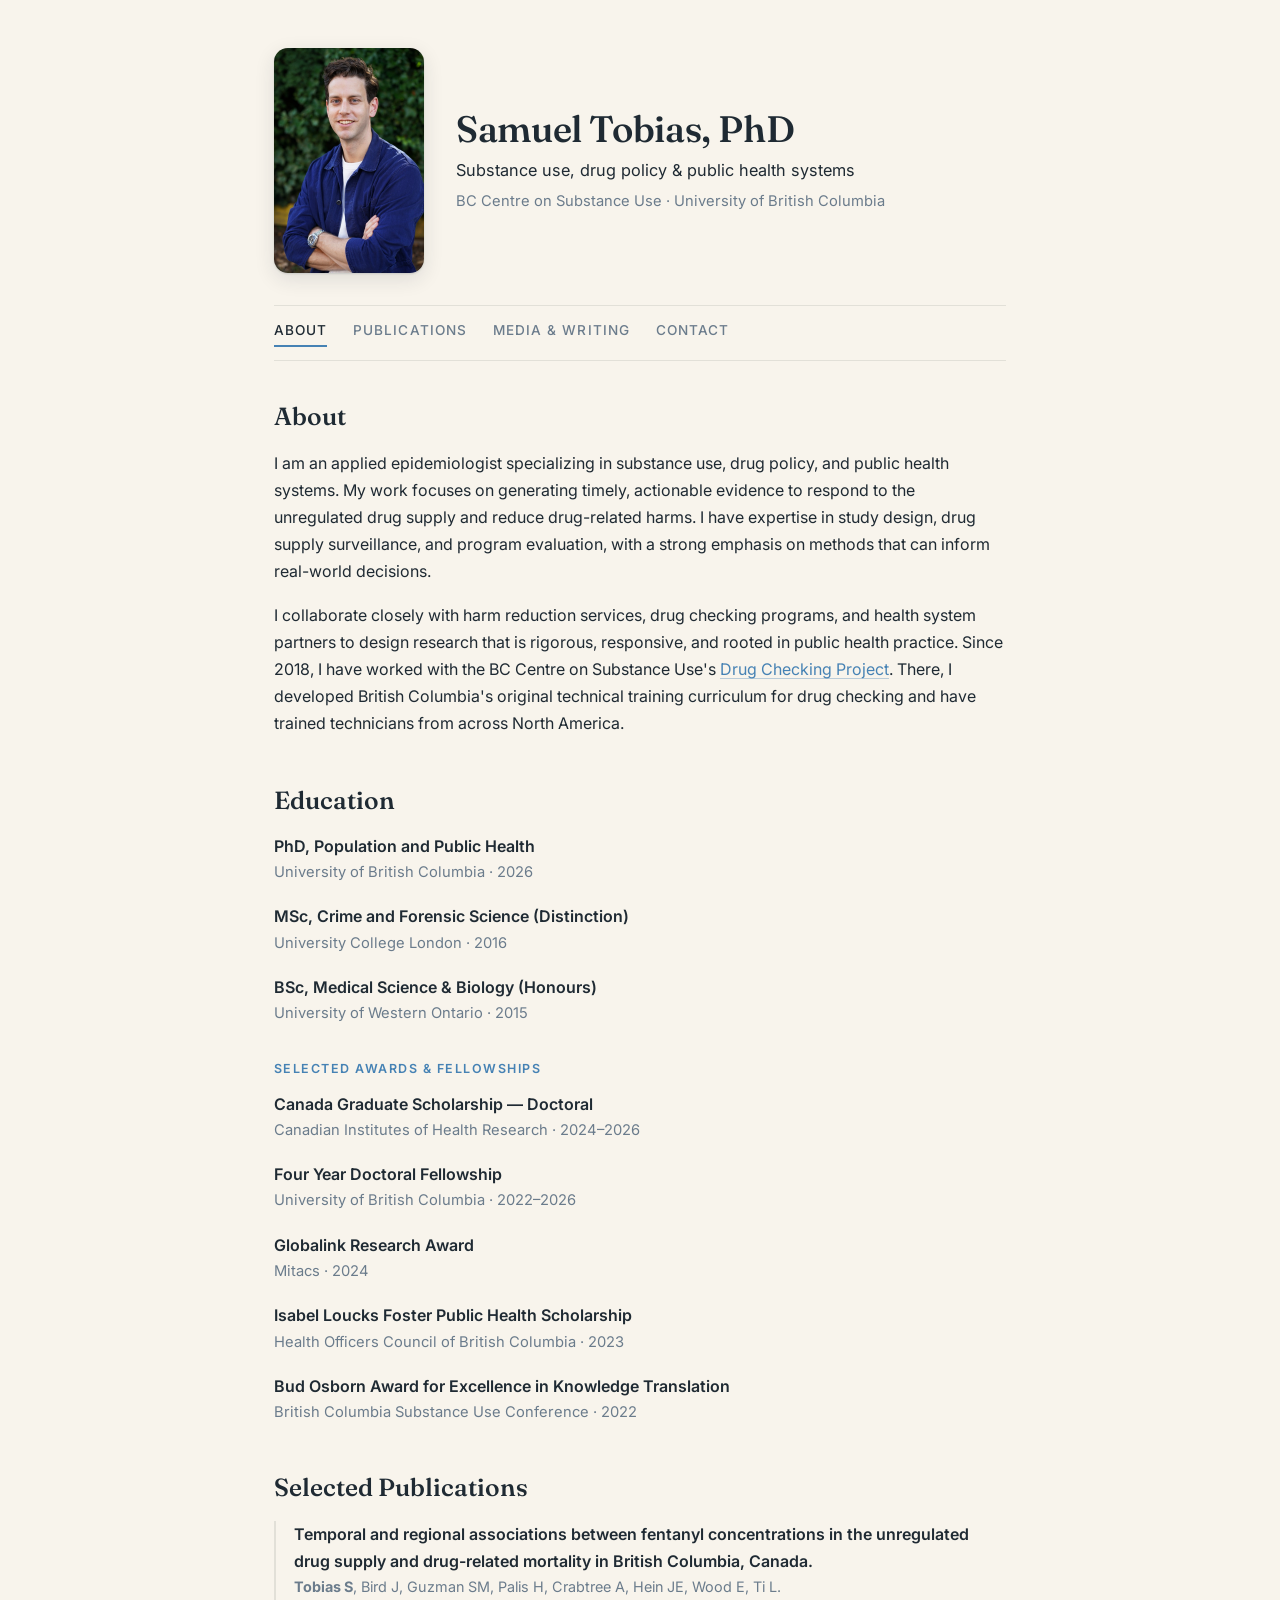
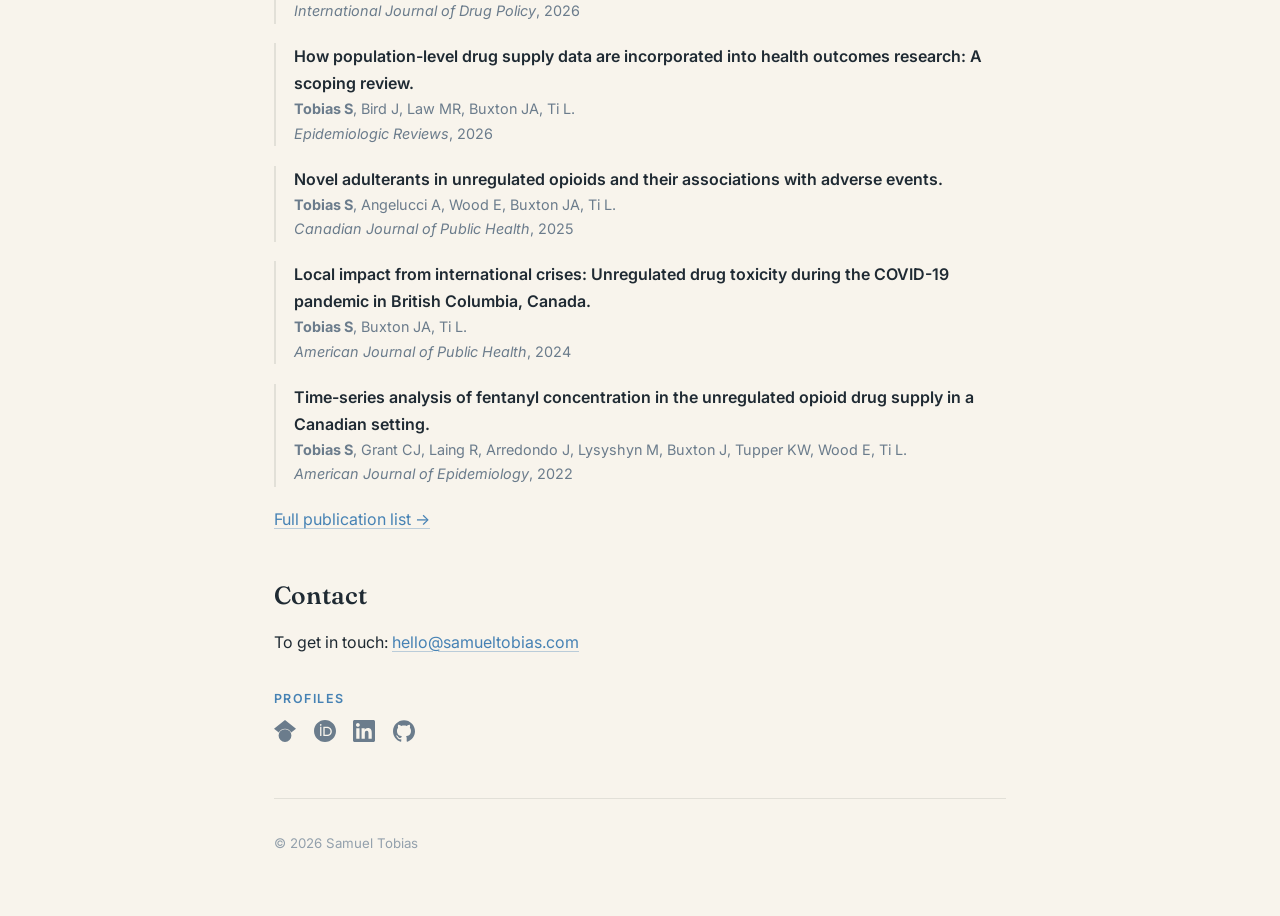
<file: index.html>
<!DOCTYPE html>
<html lang="en">
<head>
  <meta charset="UTF-8">
  <meta name="viewport" content="width=device-width, initial-scale=1.0">
  <title>Samuel Tobias, PhD</title>
  <meta name="description" content="Samuel Tobias is an applied epidemiologist specializing in substance use, drug policy, and public health systems. PhD, University of British Columbia.">
  <link rel="canonical" href="https://samueltobias.com/">
  <link rel="icon" href="assets/favicon.svg" type="image/svg+xml">
  <link rel="alternate icon" href="assets/favicon-32.png" type="image/png">
  <link rel="apple-touch-icon" href="assets/apple-touch-icon.png">
  <meta property="og:type" content="profile">
  <meta property="og:title" content="Samuel Tobias, PhD">
  <meta property="og:description" content="Applied epidemiologist specializing in substance use, drug policy, and public health systems. BC Centre on Substance Use · University of British Columbia.">
  <meta property="og:url" content="https://samueltobias.com/">
  <meta property="og:image" content="https://samueltobias.com/assets/headshot.jpg">
  <meta property="og:site_name" content="Samuel Tobias, PhD">
  <meta name="twitter:card" content="summary">
  <meta name="twitter:title" content="Samuel Tobias, PhD">
  <meta name="twitter:description" content="Applied epidemiologist specializing in substance use, drug policy, and public health systems.">
  <meta name="twitter:image" content="https://samueltobias.com/assets/headshot.jpg">
  <link rel="preconnect" href="https://fonts.googleapis.com">
  <link rel="preconnect" href="https://fonts.gstatic.com" crossorigin>
  <link href="https://fonts.googleapis.com/css2?family=Fraunces:opsz,wght@9..144,400..600&family=Inter:wght@400;500;600&display=swap" rel="stylesheet">
  <link rel="stylesheet" href="styles.css">
  <script type="application/ld+json">
  {
    "@context": "https://schema.org",
    "@type": "Person",
    "name": "Samuel Tobias",
    "honorificSuffix": "PhD",
    "jobTitle": "Applied Epidemiologist",
    "description": "Applied epidemiologist specializing in substance use, drug policy, and public health systems.",
    "url": "https://samueltobias.com/",
    "image": "https://samueltobias.com/assets/headshot.jpg",
    "email": "mailto:hello@samueltobias.com",
    "affiliation": [
      {
        "@type": "Organization",
        "name": "BC Centre on Substance Use",
        "url": "https://www.bccsu.ca/"
      },
      {
        "@type": "CollegeOrUniversity",
        "name": "University of British Columbia",
        "url": "https://www.ubc.ca/"
      }
    ],
    "alumniOf": [
      {
        "@type": "CollegeOrUniversity",
        "name": "University of British Columbia"
      },
      {
        "@type": "CollegeOrUniversity",
        "name": "University College London"
      },
      {
        "@type": "CollegeOrUniversity",
        "name": "University of Western Ontario"
      }
    ],
    "knowsAbout": ["Epidemiology", "Substance use", "Drug policy", "Drug checking", "Harm reduction", "Public health"],
    "sameAs": [
      "https://orcid.org/0000-0001-6051-8950",
      "https://scholar.google.ca/citations?user=yo8F4O8AAAAJ",
      "https://www.linkedin.com/in/samueltobias/",
      "https://github.com/Samuel-Tobias",
      "https://www.researchgate.net/profile/Samuel-Tobias-3",
      "https://theconversation.com/profiles/samuel-tobias-1250185"
    ]
  }
  </script>
</head>
<body>
  <header class="site-header">
    <img class="portrait" src="assets/headshot.jpg" alt="Portrait of Samuel Tobias">
    <div>
      <h1>Samuel Tobias, PhD</h1>
      <p class="tagline">Substance use, drug policy &amp; public health systems</p>
      <p class="affiliation">BC Centre on Substance Use · University of British Columbia</p>
    </div>
  </header>

  <nav>
    <a href="index.html" class="active">About</a>
    <a href="publications.html">Publications</a>
    <a href="media.html">Media &amp; Writing</a>
    <a href="#contact">Contact</a>
  </nav>

  <main>
    <section id="about">
      <h2>About</h2>
      <p>
        I am an applied epidemiologist specializing in substance use, drug policy, and public
        health systems. My work focuses on generating timely, actionable evidence to respond to
        the unregulated drug supply and reduce drug-related harms. I have expertise in study
        design, drug supply surveillance, and program evaluation, with a strong emphasis on
        methods that can inform real-world decisions.
      </p>
      <p>
        I collaborate closely with harm reduction services, drug checking programs, and health
        system partners to design research that is rigorous, responsive, and rooted in public
        health practice. Since 2018, I have worked with the BC Centre on Substance Use's
        <a href="https://drugcheckingbc.ca/">Drug Checking Project</a>. There, I developed
        British Columbia's original technical training curriculum for drug checking and have
        trained technicians from across North America.
      </p>
    </section>

    <section id="education">
      <h2>Education</h2>
      <div class="entry">
        <div class="title">PhD, Population and Public Health</div>
        <div class="detail">University of British Columbia · 2026</div>
      </div>
      <div class="entry">
        <div class="title">MSc, Crime and Forensic Science (Distinction)</div>
        <div class="detail">University College London · 2016</div>
      </div>
      <div class="entry">
        <div class="title">BSc, Medical Science &amp; Biology (Honours)</div>
        <div class="detail">University of Western Ontario · 2015</div>
      </div>

      <p class="kicker">Selected Awards &amp; Fellowships</p>
      <div class="entry">
        <div class="title">Canada Graduate Scholarship — Doctoral</div>
        <div class="detail">Canadian Institutes of Health Research · 2024–2026</div>
      </div>
      <div class="entry">
        <div class="title">Four Year Doctoral Fellowship</div>
        <div class="detail">University of British Columbia · 2022–2026</div>
      </div>
      <div class="entry">
        <div class="title">Globalink Research Award</div>
        <div class="detail">Mitacs · 2024</div>
      </div>
      <div class="entry">
        <div class="title">Isabel Loucks Foster Public Health Scholarship</div>
        <div class="detail">Health Officers Council of British Columbia · 2023</div>
      </div>
      <div class="entry">
        <div class="title">Bud Osborn Award for Excellence in Knowledge Translation</div>
        <div class="detail">British Columbia Substance Use Conference · 2022</div>
      </div>
    </section>

    <section id="selected-publications">
      <h2>Selected Publications</h2>
      <ol class="pub-list">
        <li>
          <span class="pub-title"><a href="https://doi.org/10.1016/j.drugpo.2026.105200">Temporal and regional associations between fentanyl concentrations in the unregulated drug supply and drug-related mortality in British Columbia, Canada.</a></span>
          <div class="pub-authors"><strong>Tobias S</strong>, Bird J, Guzman SM, Palis H, Crabtree A, Hein JE, Wood E, Ti L.</div>
          <div class="pub-venue"><em>International Journal of Drug Policy</em>, 2026</div>
        </li>
        <li>
          <span class="pub-title"><a href="https://doi.org/10.1093/epirev/mxag010">How population-level drug supply data are incorporated into health outcomes research: A scoping review.</a></span>
          <div class="pub-authors"><strong>Tobias S</strong>, Bird J, Law MR, Buxton JA, Ti L.</div>
          <div class="pub-venue"><em>Epidemiologic Reviews</em>, 2026</div>
        </li>
        <li>
          <span class="pub-title"><a href="https://doi.org/10.17269/s41997-024-00990-7">Novel adulterants in unregulated opioids and their associations with adverse events.</a></span>
          <div class="pub-authors"><strong>Tobias S</strong>, Angelucci A, Wood E, Buxton JA, Ti L.</div>
          <div class="pub-venue"><em>Canadian Journal of Public Health</em>, 2025</div>
        </li>
        <li>
          <span class="pub-title"><a href="https://doi.org/10.2105/AJPH.2024.307673">Local impact from international crises: Unregulated drug toxicity during the COVID-19 pandemic in British Columbia, Canada.</a></span>
          <div class="pub-authors"><strong>Tobias S</strong>, Buxton JA, Ti L.</div>
          <div class="pub-venue"><em>American Journal of Public Health</em>, 2024</div>
        </li>
        <li>
          <span class="pub-title"><a href="https://doi.org/10.1093/aje/kwab129">Time-series analysis of fentanyl concentration in the unregulated opioid drug supply in a Canadian setting.</a></span>
          <div class="pub-authors"><strong>Tobias S</strong>, Grant CJ, Laing R, Arredondo J, Lysyshyn M, Buxton J, Tupper KW, Wood E, Ti L.</div>
          <div class="pub-venue"><em>American Journal of Epidemiology</em>, 2022</div>
        </li>
      </ol>
      <p><a href="publications.html">Full publication list →</a></p>
    </section>

    <section id="contact">
      <h2>Contact</h2>
      <p>To get in touch: <a href="mailto:hello@samueltobias.com">hello@samueltobias.com</a></p>

      <p class="kicker">Profiles</p>
      <ul class="profiles-row">
        <li>
          <a href="https://scholar.google.ca/citations?hl=en&amp;user=yo8F4O8AAAAJ" aria-label="Google Scholar" title="Google Scholar">
            <svg viewBox="0 0 24 24" xmlns="http://www.w3.org/2000/svg" role="img"><path d="M5.242 13.769 0 9.5 12 0l12 9.5-5.242 4.269C17.548 11.249 14.978 9.5 12 9.5c-2.977 0-5.548 1.749-6.758 4.269zM12 10a7 7 0 1 0 0 14 7 7 0 0 0 0-14z"/></svg>
          </a>
        </li>
        <li>
          <a href="https://orcid.org/0000-0001-6051-8950" aria-label="ORCID" title="ORCID">
            <svg viewBox="0 0 24 24" xmlns="http://www.w3.org/2000/svg" role="img"><path d="M12 0C5.372 0 0 5.372 0 12s5.372 12 12 12 12-5.372 12-12S18.628 0 12 0zM7.369 4.378c.525 0 .947.431.947.947s-.422.947-.947.947a.95.95 0 0 1-.947-.947c0-.525.422-.947.947-.947zm-.722 3.038h1.444v10.041H6.647V7.416zm3.562 0h3.9c3.712 0 5.344 2.653 5.344 5.025 0 2.578-2.016 5.025-5.325 5.025h-3.919V7.416zm1.444 1.303v7.444h2.297c3.272 0 4.022-2.484 4.022-3.722 0-2.016-1.284-3.722-4.097-3.722h-2.222z"/></svg>
          </a>
        </li>
        <li>
          <a href="https://www.linkedin.com/in/samueltobias/" aria-label="LinkedIn" title="LinkedIn">
            <svg viewBox="0 0 24 24" xmlns="http://www.w3.org/2000/svg" role="img"><path d="M20.447 20.452h-3.554v-5.569c0-1.328-.027-3.037-1.852-3.037-1.853 0-2.136 1.445-2.136 2.939v5.667H9.351V9h3.414v1.561h.046c.477-.9 1.637-1.85 3.37-1.85 3.601 0 4.267 2.37 4.267 5.455v6.286zM5.337 7.433c-1.144 0-2.063-.926-2.063-2.065 0-1.138.92-2.063 2.063-2.063 1.14 0 2.064.925 2.064 2.063 0 1.139-.925 2.065-2.064 2.065zm1.782 13.019H3.555V9h3.564v11.452zM22.225 0H1.771C.792 0 0 .774 0 1.729v20.542C0 23.227.792 24 1.771 24h20.451C23.2 24 24 23.227 24 22.271V1.729C24 .774 23.2 0 22.225 0z"/></svg>
          </a>
        </li>
        <li>
          <a href="https://github.com/Samuel-Tobias" aria-label="GitHub" title="GitHub">
            <svg viewBox="0 0 24 24" xmlns="http://www.w3.org/2000/svg" role="img"><path d="M12 .297c-6.63 0-12 5.373-12 12 0 5.303 3.438 9.8 8.205 11.385.6.113.82-.258.82-.577 0-.285-.01-1.04-.015-2.04-3.338.724-4.042-1.61-4.042-1.61C4.422 18.07 3.633 17.7 3.633 17.7c-1.087-.744.084-.729.084-.729 1.205.084 1.838 1.236 1.838 1.236 1.07 1.835 2.809 1.305 3.495.998.108-.776.417-1.305.76-1.605-2.665-.3-5.466-1.332-5.466-5.93 0-1.31.465-2.38 1.235-3.22-.135-.303-.54-1.523.105-3.176 0 0 1.005-.322 3.3 1.23.96-.267 1.98-.399 3-.405 1.02.006 2.04.138 3 .405 2.28-1.552 3.285-1.23 3.285-1.23.645 1.653.24 2.873.12 3.176.765.84 1.23 1.91 1.23 3.22 0 4.61-2.805 5.625-5.475 5.92.42.36.81 1.096.81 2.22 0 1.606-.015 2.896-.015 3.286 0 .315.21.69.825.57C20.565 22.092 24 17.592 24 12.297c0-6.627-5.373-12-12-12"/></svg>
          </a>
        </li>
      </ul>
    </section>
  </main>

  <footer>
    <p>&copy; 2026 Samuel Tobias</p>
  </footer>
</body>
</html>
</file>
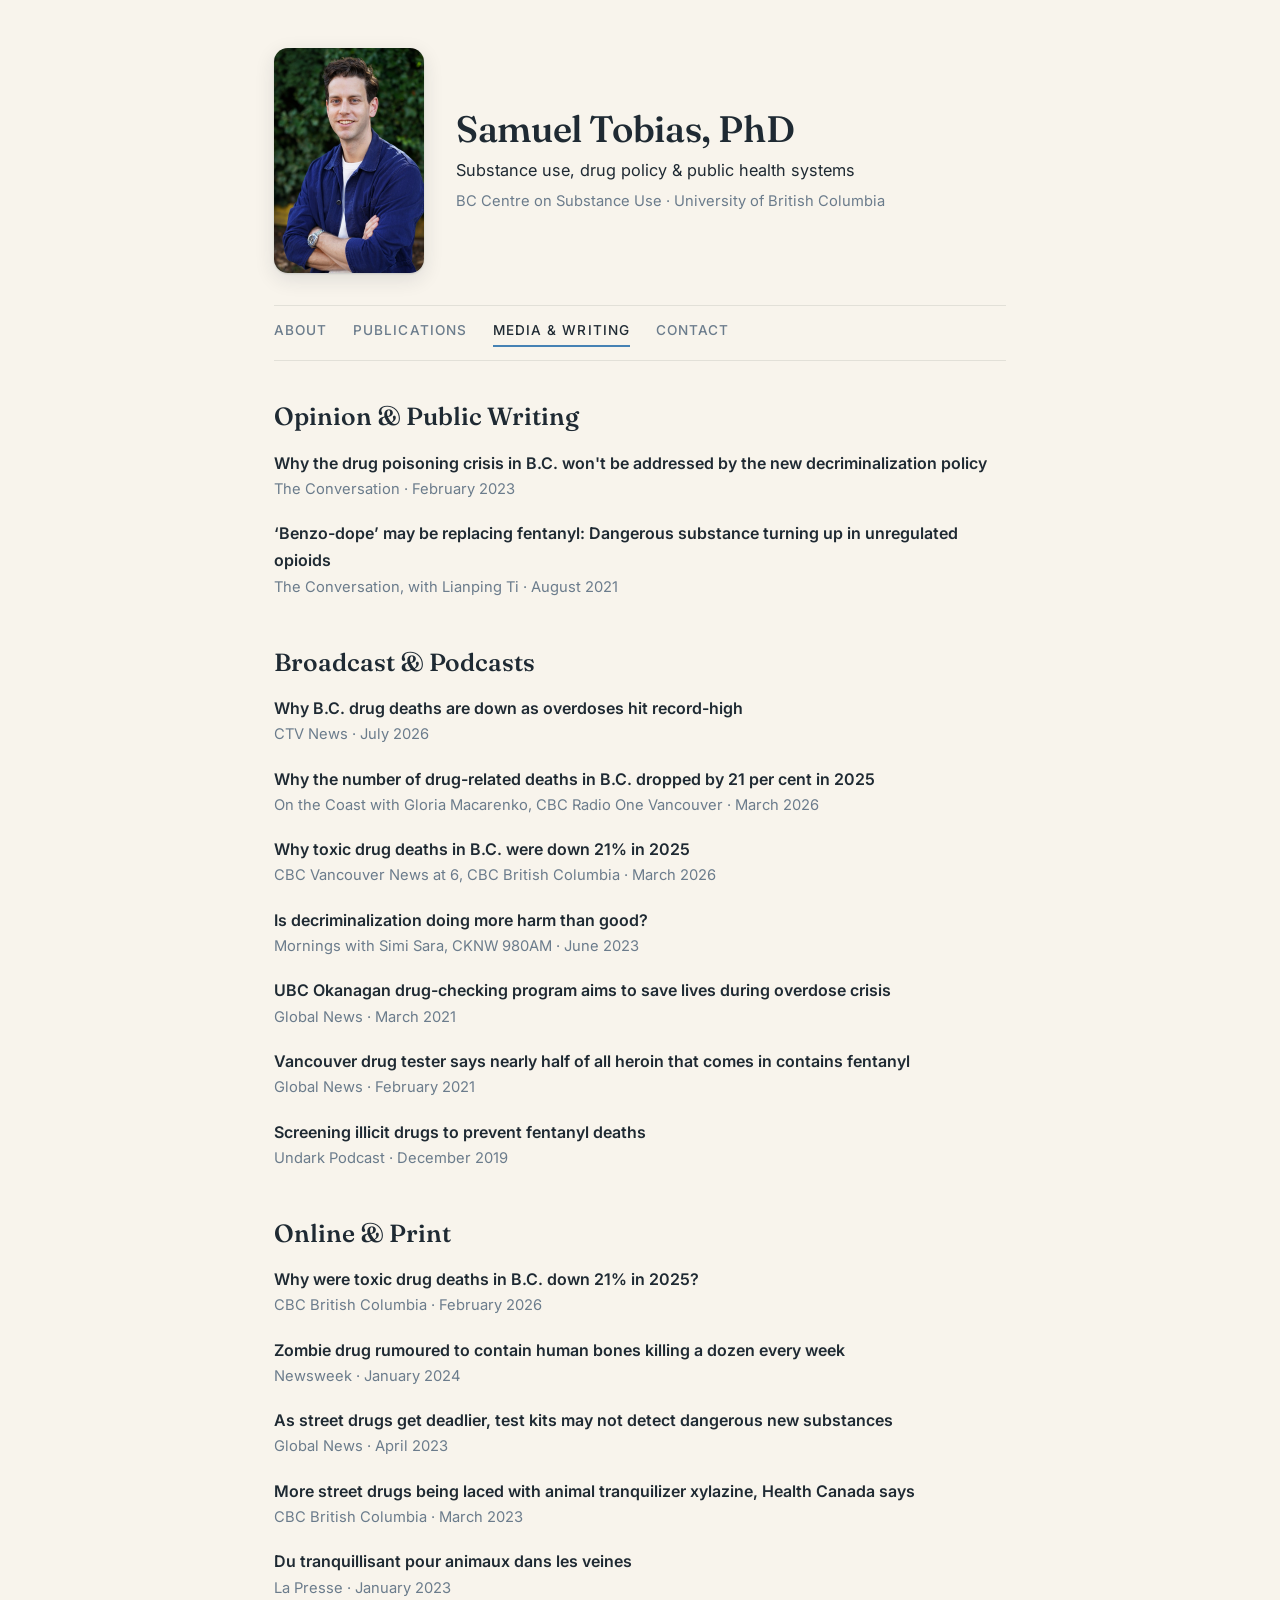
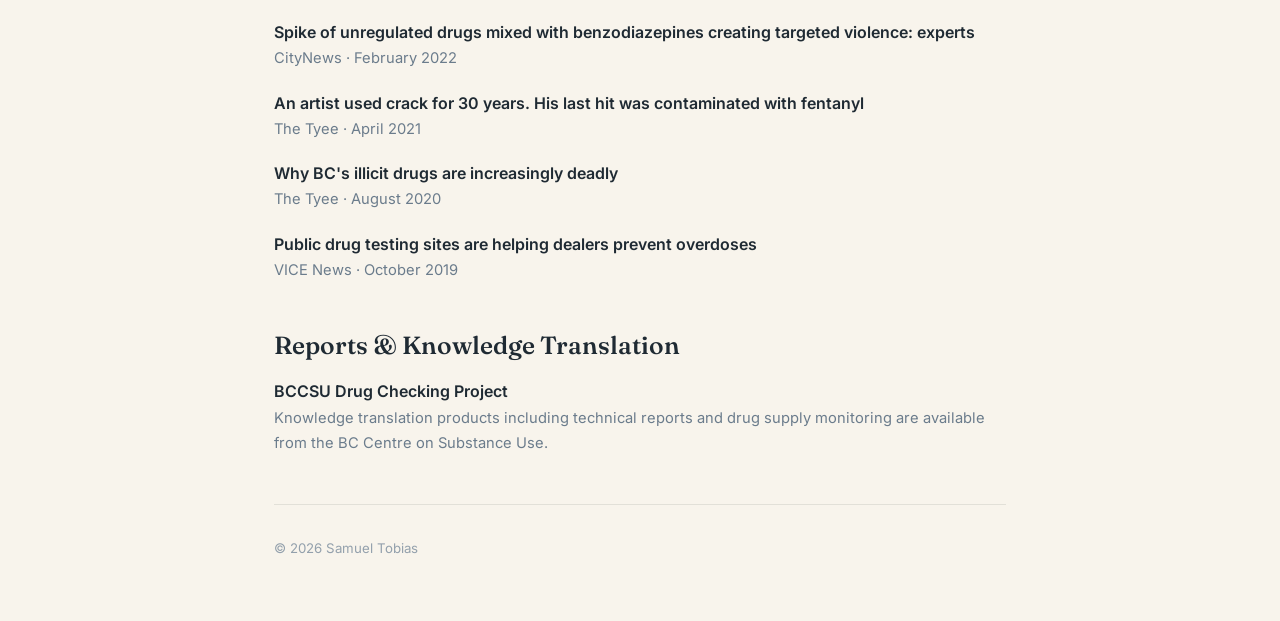
<file: media.html>
<!DOCTYPE html>
<html lang="en">
<head>
  <meta charset="UTF-8">
  <meta name="viewport" content="width=device-width, initial-scale=1.0">
  <title>Media &amp; Writing — Samuel Tobias, PhD</title>
  <meta name="description" content="Public writing, broadcast media, and press coverage featuring Samuel Tobias on drug checking and the unregulated drug supply.">
  <link rel="canonical" href="https://samueltobias.com/media.html">
  <link rel="icon" href="assets/favicon.svg" type="image/svg+xml">
  <link rel="alternate icon" href="assets/favicon-32.png" type="image/png">
  <link rel="apple-touch-icon" href="assets/apple-touch-icon.png">
  <meta property="og:type" content="website">
  <meta property="og:title" content="Media &amp; Writing — Samuel Tobias, PhD">
  <meta property="og:description" content="Public writing, broadcast media, and press coverage on drug checking and the unregulated drug supply.">
  <meta property="og:url" content="https://samueltobias.com/media.html">
  <meta property="og:image" content="https://samueltobias.com/assets/headshot.jpg">
  <meta property="og:site_name" content="Samuel Tobias, PhD">
  <meta name="twitter:card" content="summary">
  <meta name="twitter:title" content="Media &amp; Writing — Samuel Tobias, PhD">
  <meta name="twitter:description" content="Public writing, broadcast media, and press coverage on drug checking and the unregulated drug supply.">
  <meta name="twitter:image" content="https://samueltobias.com/assets/headshot.jpg">
  <link rel="preconnect" href="https://fonts.googleapis.com">
  <link rel="preconnect" href="https://fonts.gstatic.com" crossorigin>
  <link href="https://fonts.googleapis.com/css2?family=Fraunces:opsz,wght@9..144,400..600&family=Inter:wght@400;500;600&display=swap" rel="stylesheet">
  <link rel="stylesheet" href="styles.css">
</head>
<body>
  <header class="site-header">
    <img class="portrait" src="assets/headshot.jpg" alt="Portrait of Samuel Tobias">
    <div>
      <h1>Samuel Tobias, PhD</h1>
      <p class="tagline">Substance use, drug policy &amp; public health systems</p>
      <p class="affiliation">BC Centre on Substance Use · University of British Columbia</p>
    </div>
  </header>

  <nav>
    <a href="index.html">About</a>
    <a href="publications.html">Publications</a>
    <a href="media.html" class="active">Media &amp; Writing</a>
    <a href="index.html#contact">Contact</a>
  </nav>

  <main>
    <section>
      <h2>Opinion &amp; Public Writing</h2>
      <div class="entry">
        <div class="title"><a href="https://theconversation.com/why-the-drug-poisoning-crisis-in-b-c-wont-be-addressed-by-the-new-decriminalization-policy-199239">Why the drug poisoning crisis in B.C. won't be addressed by the new decriminalization policy</a></div>
        <div class="detail">The Conversation · February 2023</div>
      </div>
      <div class="entry">
        <div class="title"><a href="https://theconversation.com/benzo-dope-may-be-replacing-fentanyl-dangerous-substance-turning-up-in-unregulated-opioids-164286">‘Benzo-dope’ may be replacing fentanyl: Dangerous substance turning up in unregulated opioids</a></div>
        <div class="detail">The Conversation, with Lianping Ti · August 2021</div>
      </div>
    </section>

    <section>
      <h2>Broadcast &amp; Podcasts</h2>
      <div class="entry">
        <div class="title"><a href="https://www.ctvnews.ca/health/article/knocked-out-for-several-hours-why-bc-drug-deaths-are-down-as-overdoses-hit-record-high/">Why B.C. drug deaths are down as overdoses hit record-high</a></div>
        <div class="detail">CTV News · July 2026</div>
      </div>
      <div class="entry">
        <div class="title"><a href="https://www.cbc.ca/listen/live-radio/1-46-on-the-coast/clip/16201027-why-number-drug-related-deaths-b.c.-dropped-21-per">Why the number of drug-related deaths in B.C. dropped by 21 per cent in 2025</a></div>
        <div class="detail">On the Coast with Gloria Macarenko, CBC Radio One Vancouver · March 2026</div>
      </div>
      <div class="entry">
        <div class="title"><a href="https://youtu.be/-P-Hvjb8gRQ">Why toxic drug deaths in B.C. were down 21% in 2025</a></div>
        <div class="detail">CBC Vancouver News at 6, CBC British Columbia · March 2026</div>
      </div>
      <div class="entry">
        <div class="title"><a href="https://megaphone.link/CORU1804745002">Is decriminalization doing more harm than good?</a></div>
        <div class="detail">Mornings with Simi Sara, CKNW 980AM · June 2023</div>
      </div>
      <div class="entry">
        <div class="title"><a href="https://globalnews.ca/news/7678491/ubco-drug-checking-program-overdose-crisis/">UBC Okanagan drug-checking program aims to save lives during overdose crisis</a></div>
        <div class="detail">Global News · March 2021</div>
      </div>
      <div class="entry">
        <div class="title"><a href="https://globalnews.ca/news/7636119/vancouver-drug-checking-fentanyl/">Vancouver drug tester says nearly half of all heroin that comes in contains fentanyl</a></div>
        <div class="detail">Global News · February 2021</div>
      </div>
      <div class="entry">
        <div class="title"><a href="https://undark.org/2019/12/30/podcast-42-screening-illicit-drugs-prevent-fentanyl-deaths/">Screening illicit drugs to prevent fentanyl deaths</a></div>
        <div class="detail">Undark Podcast · December 2019</div>
      </div>
    </section>

    <section>
      <h2>Online &amp; Print</h2>
      <div class="entry">
        <div class="title"><a href="https://www.cbc.ca/news/canada/british-columbia/bc-toxic-drug-death-toll-drops-2025-9.7109657">Why were toxic drug deaths in B.C. down 21% in 2025?</a></div>
        <div class="detail">CBC British Columbia · February 2026</div>
      </div>
      <div class="entry">
        <div class="title"><a href="https://newsweek.com/drug-mix-kush-deadly-addictive-africa-1861393">Zombie drug rumoured to contain human bones killing a dozen every week</a></div>
        <div class="detail">Newsweek · January 2024</div>
      </div>
      <div class="entry">
        <div class="title"><a href="https://globalnews.ca/news/9633557/street-drug-testing-reliability-canada/">As street drugs get deadlier, test kits may not detect dangerous new substances</a></div>
        <div class="detail">Global News · April 2023</div>
      </div>
      <div class="entry">
        <div class="title"><a href="https://www.cbc.ca/news/canada/british-columbia/xylazine-health-canada-1.6781776">More street drugs being laced with animal tranquilizer xylazine, Health Canada says</a></div>
        <div class="detail">CBC British Columbia · March 2023</div>
      </div>
      <div class="entry">
        <div class="title"><a href="https://lapresse.ca/actualites/2023-01-22/drogues-contaminees/du-tranquillisant-pour-animaux-dans-les-veines.php">Du tranquillisant pour animaux dans les veines</a></div>
        <div class="detail">La Presse · January 2023</div>
      </div>
      <div class="entry">
        <div class="title"><a href="https://vancouver.citynews.ca/2022/02/12/bc-toxic-drugs-safety/">Spike of unregulated drugs mixed with benzodiazepines creating targeted violence: experts</a></div>
        <div class="detail">CityNews · February 2022</div>
      </div>
      <div class="entry">
        <div class="title"><a href="https://thetyee.ca/News/2021/04/08/Artist-Used-Crack-30-Years-Last-Hit-Contaminated/">An artist used crack for 30 years. His last hit was contaminated with fentanyl</a></div>
        <div class="detail">The Tyee · April 2021</div>
      </div>
      <div class="entry">
        <div class="title"><a href="https://thetyee.ca/News/2020/08/14/Why-BCs-Illicit-Drugs-Are-Increasingly-Deadly/">Why BC's illicit drugs are increasingly deadly</a></div>
        <div class="detail">The Tyee · August 2020</div>
      </div>
      <div class="entry">
        <div class="title"><a href="https://vice.com/en/article/bjwadq/public-drug-testing-sites-are-helping-dealers-prevent-overdoses-vancouver-opioids">Public drug testing sites are helping dealers prevent overdoses</a></div>
        <div class="detail">VICE News · October 2019</div>
      </div>
    </section>

    <section>
      <h2>Reports &amp; Knowledge Translation</h2>
      <div class="entry">
        <div class="title"><a href="https://drugcheckingbc.ca/">BCCSU Drug Checking Project</a></div>
        <div class="detail">Knowledge translation products including technical reports and drug supply monitoring are available from the BC Centre on Substance Use.</div>
      </div>
    </section>
  </main>

  <footer>
    <p>&copy; 2026 Samuel Tobias</p>
  </footer>
</body>
</html>
</file>
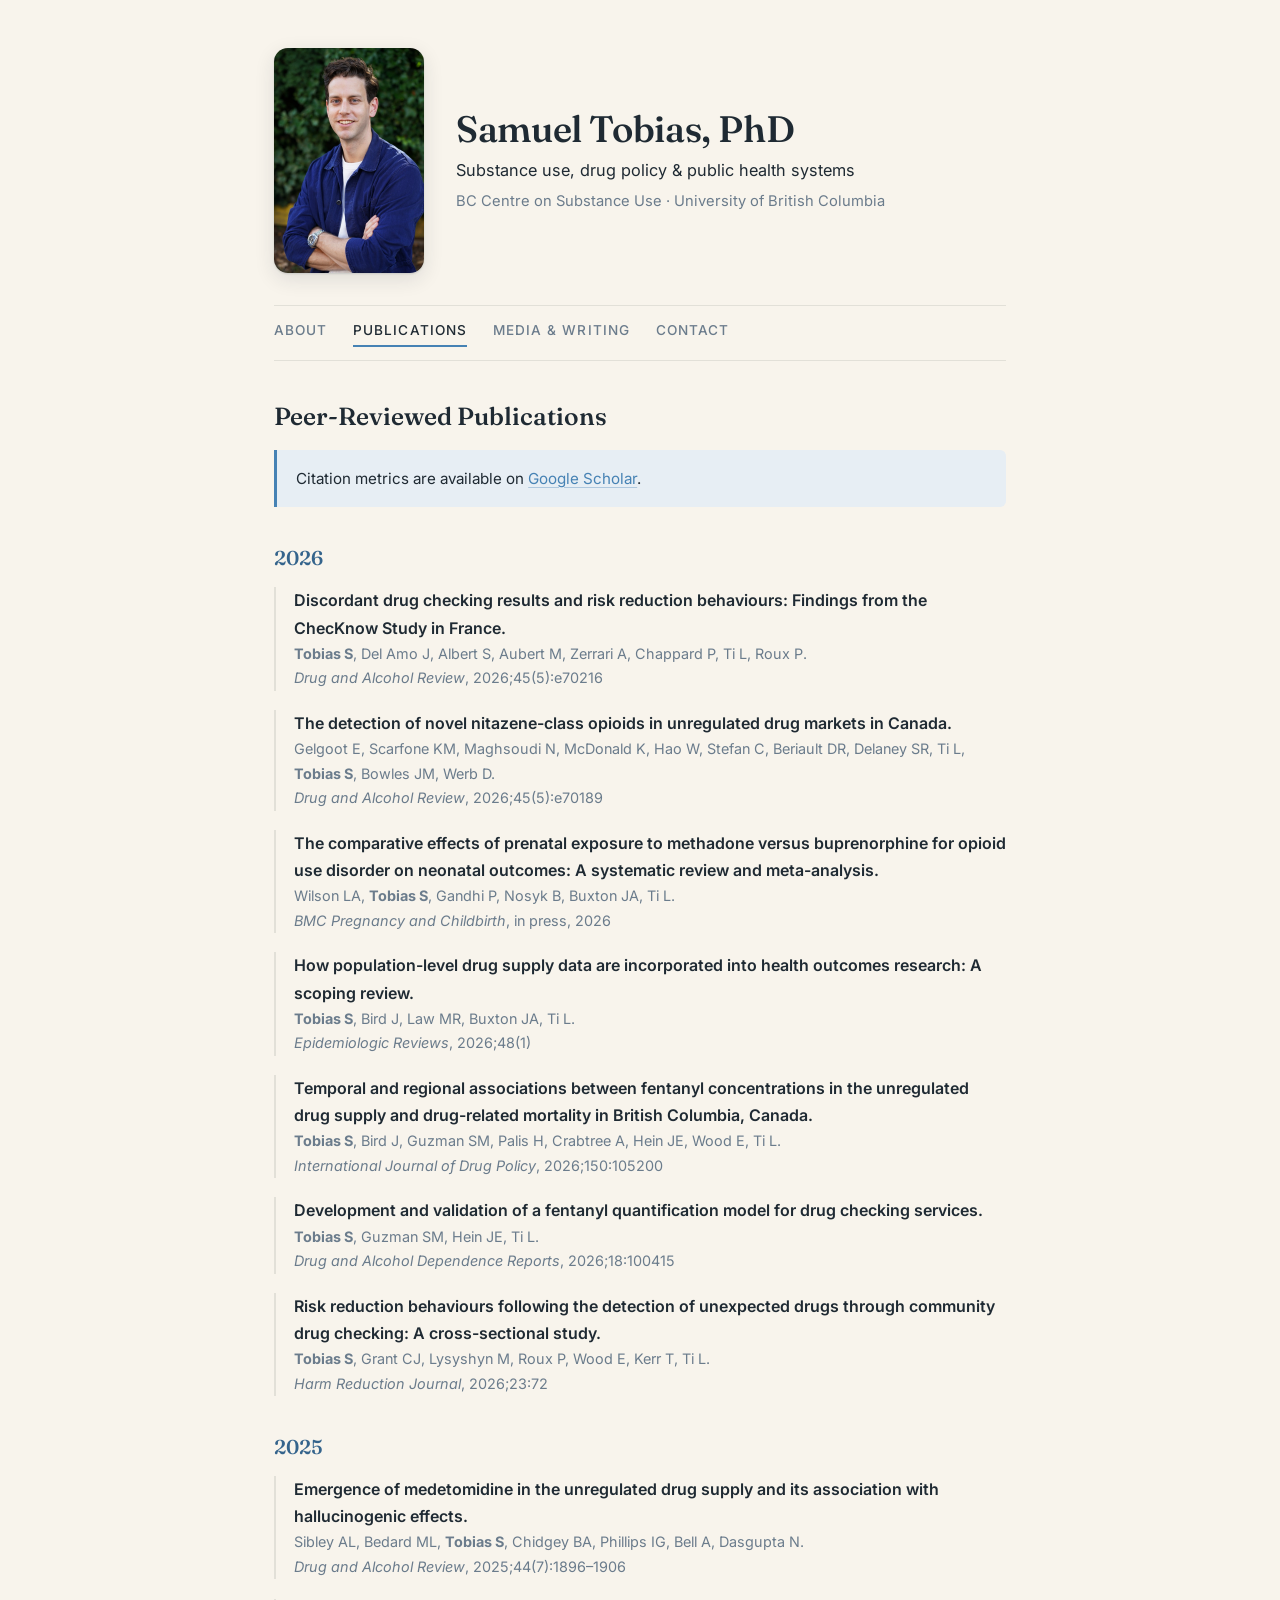
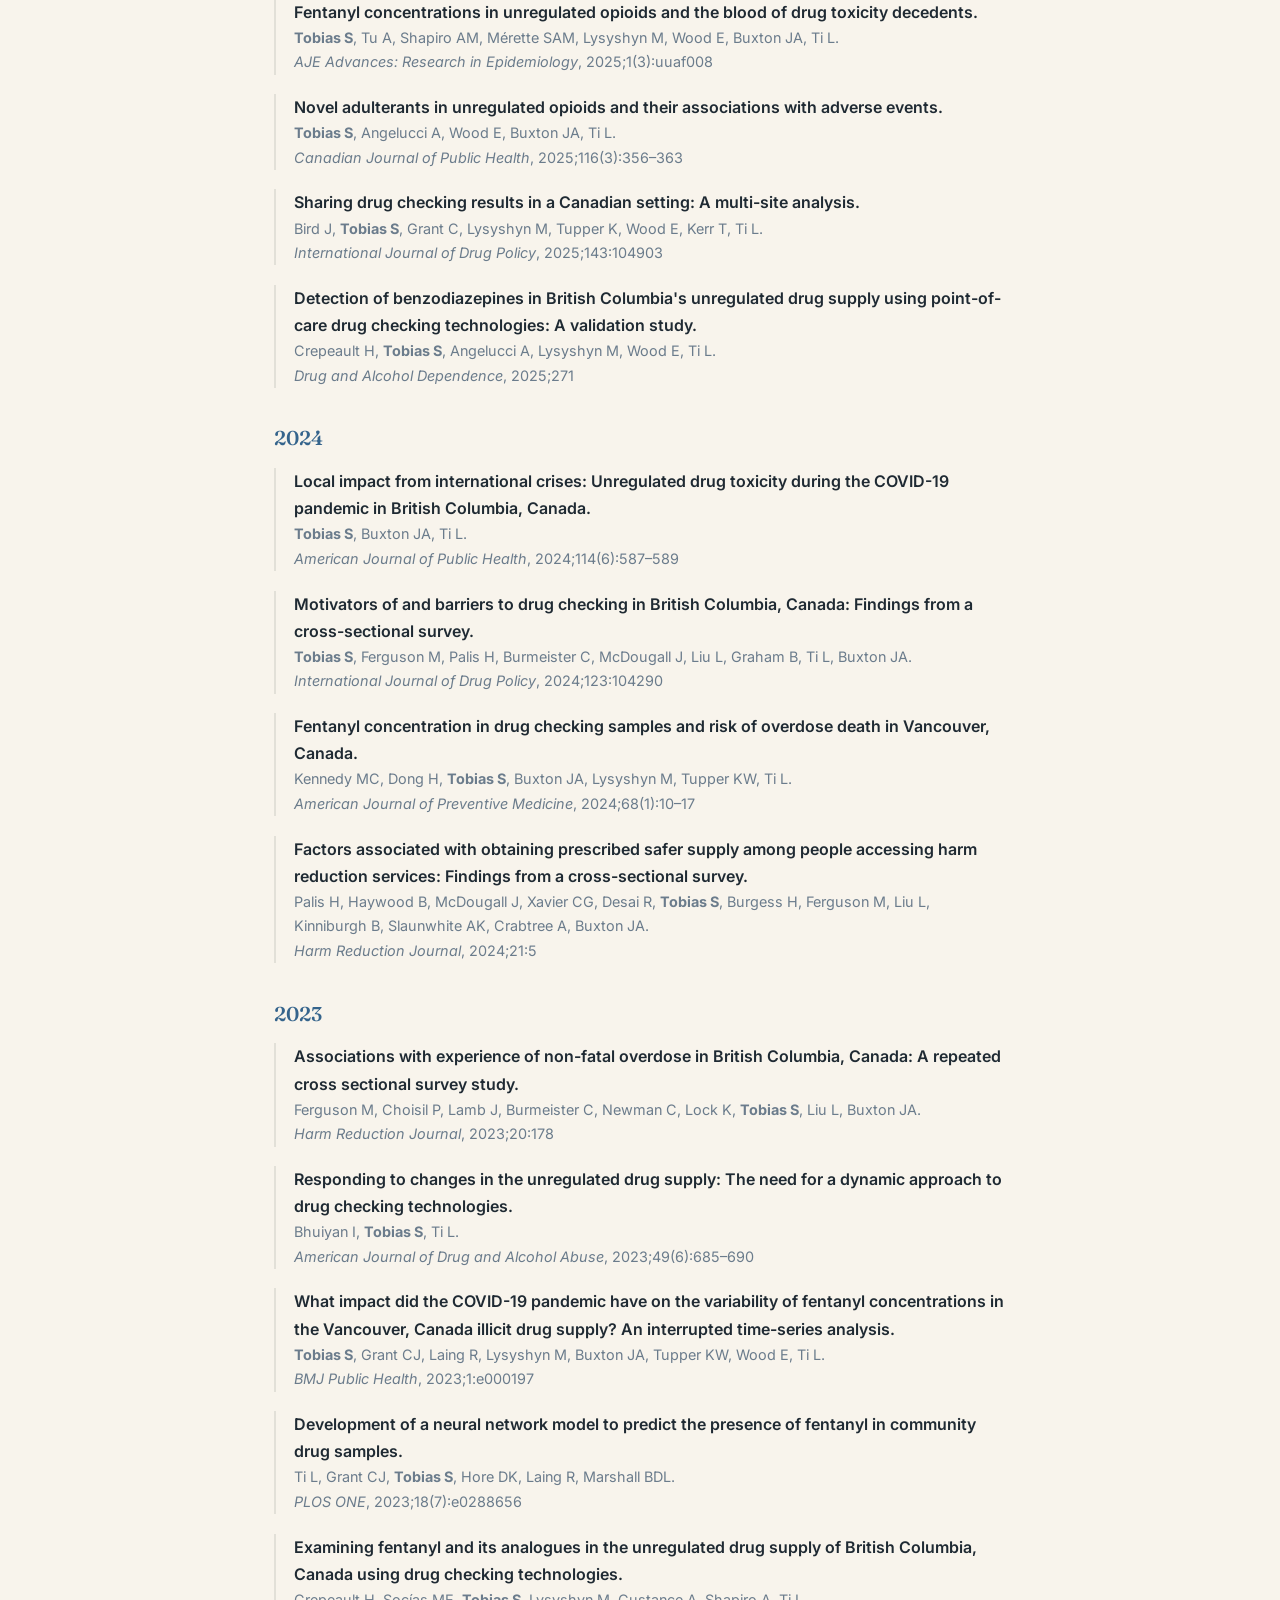
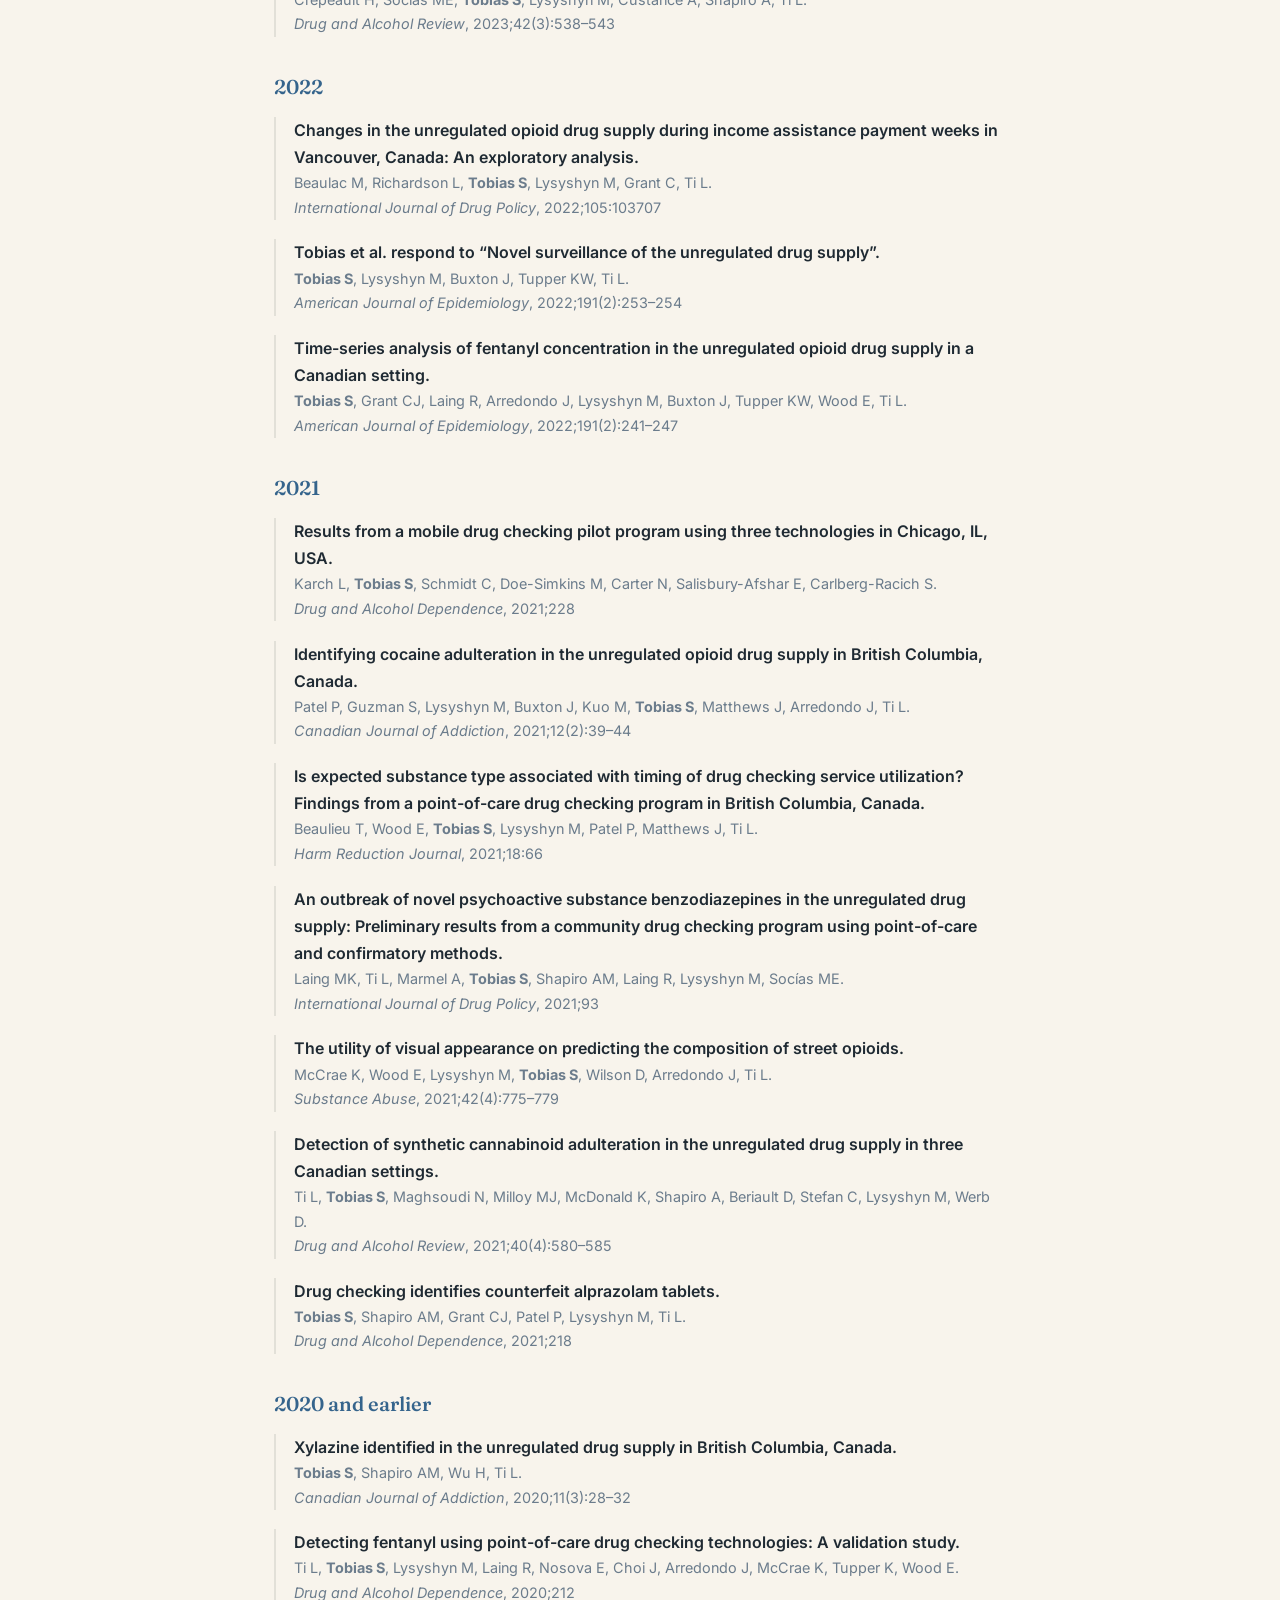
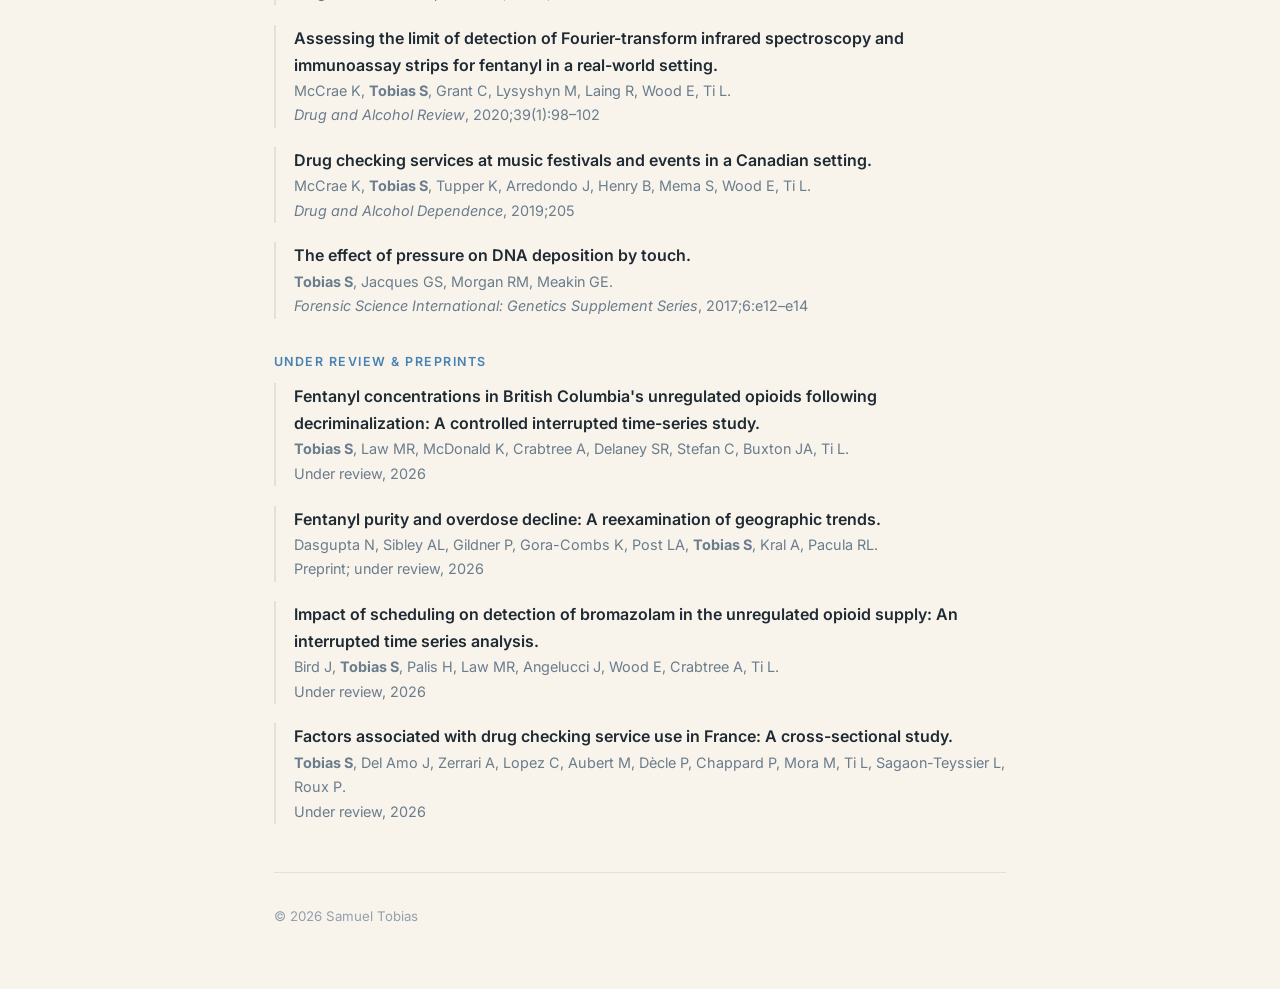
<file: publications.html>
<!DOCTYPE html>
<html lang="en">
<head>
  <meta charset="UTF-8">
  <meta name="viewport" content="width=device-width, initial-scale=1.0">
  <title>Publications — Samuel Tobias, PhD</title>
  <meta name="description" content="Peer-reviewed publications by Samuel Tobias on drug checking, the unregulated drug supply, and harm reduction.">
  <link rel="canonical" href="https://samueltobias.com/publications.html">
  <link rel="icon" href="assets/favicon.svg" type="image/svg+xml">
  <link rel="alternate icon" href="assets/favicon-32.png" type="image/png">
  <link rel="apple-touch-icon" href="assets/apple-touch-icon.png">
  <meta property="og:type" content="website">
  <meta property="og:title" content="Publications — Samuel Tobias, PhD">
  <meta property="og:description" content="Peer-reviewed publications on drug checking, the unregulated drug supply, and harm reduction.">
  <meta property="og:url" content="https://samueltobias.com/publications.html">
  <meta property="og:image" content="https://samueltobias.com/assets/headshot.jpg">
  <meta property="og:site_name" content="Samuel Tobias, PhD">
  <meta name="twitter:card" content="summary">
  <meta name="twitter:title" content="Publications — Samuel Tobias, PhD">
  <meta name="twitter:description" content="Peer-reviewed publications on drug checking, the unregulated drug supply, and harm reduction.">
  <meta name="twitter:image" content="https://samueltobias.com/assets/headshot.jpg">
  <link rel="preconnect" href="https://fonts.googleapis.com">
  <link rel="preconnect" href="https://fonts.gstatic.com" crossorigin>
  <link href="https://fonts.googleapis.com/css2?family=Fraunces:opsz,wght@9..144,400..600&family=Inter:wght@400;500;600&display=swap" rel="stylesheet">
  <link rel="stylesheet" href="styles.css">
</head>
<body>
  <header class="site-header">
    <img class="portrait" src="assets/headshot.jpg" alt="Portrait of Samuel Tobias">
    <div>
      <h1>Samuel Tobias, PhD</h1>
      <p class="tagline">Substance use, drug policy &amp; public health systems</p>
      <p class="affiliation">BC Centre on Substance Use · University of British Columbia</p>
    </div>
  </header>

  <nav>
    <a href="index.html">About</a>
    <a href="publications.html" class="active">Publications</a>
    <a href="media.html">Media &amp; Writing</a>
    <a href="index.html#contact">Contact</a>
  </nav>

  <main>
    <section>
      <h2>Peer-Reviewed Publications</h2>
      <p class="callout">
        Citation metrics are available on
        <a href="https://scholar.google.ca/citations?hl=en&amp;user=yo8F4O8AAAAJ">Google Scholar</a>.
      </p>

      <div class="year-heading">2026</div>
      <ol class="pub-list">
        <li>
          <span class="pub-title"><a href="https://doi.org/10.1111/dar.70216">Discordant drug checking results and risk reduction behaviours: Findings from the ChecKnow Study in France.</a></span>
          <div class="pub-authors"><strong>Tobias S</strong>, Del Amo J, Albert S, Aubert M, Zerrari A, Chappard P, Ti L, Roux P.</div>
          <div class="pub-venue"><em>Drug and Alcohol Review</em>, 2026;45(5):e70216</div>
        </li>
        <li>
          <span class="pub-title"><a href="https://doi.org/10.1111/dar.70189">The detection of novel nitazene-class opioids in unregulated drug markets in Canada.</a></span>
          <div class="pub-authors">Gelgoot E, Scarfone KM, Maghsoudi N, McDonald K, Hao W, Stefan C, Beriault DR, Delaney SR, Ti L, <strong>Tobias S</strong>, Bowles JM, Werb D.</div>
          <div class="pub-venue"><em>Drug and Alcohol Review</em>, 2026;45(5):e70189</div>
        </li>
        <li>
          <span class="pub-title"><a href="https://doi.org/10.1186/s12884-026-09256-1">The comparative effects of prenatal exposure to methadone versus buprenorphine for opioid use disorder on neonatal outcomes: A systematic review and meta-analysis.</a></span>
          <div class="pub-authors">Wilson LA, <strong>Tobias S</strong>, Gandhi P, Nosyk B, Buxton JA, Ti L.</div>
          <div class="pub-venue"><em>BMC Pregnancy and Childbirth</em>, in press, 2026</div>
        </li>
        <li>
          <span class="pub-title"><a href="https://doi.org/10.1093/epirev/mxag010">How population-level drug supply data are incorporated into health outcomes research: A scoping review.</a></span>
          <div class="pub-authors"><strong>Tobias S</strong>, Bird J, Law MR, Buxton JA, Ti L.</div>
          <div class="pub-venue"><em>Epidemiologic Reviews</em>, 2026;48(1)</div>
        </li>
        <li>
          <span class="pub-title"><a href="https://doi.org/10.1016/j.drugpo.2026.105200">Temporal and regional associations between fentanyl concentrations in the unregulated drug supply and drug-related mortality in British Columbia, Canada.</a></span>
          <div class="pub-authors"><strong>Tobias S</strong>, Bird J, Guzman SM, Palis H, Crabtree A, Hein JE, Wood E, Ti L.</div>
          <div class="pub-venue"><em>International Journal of Drug Policy</em>, 2026;150:105200</div>
        </li>
        <li>
          <span class="pub-title"><a href="https://doi.org/10.1016/j.dadr.2026.100415">Development and validation of a fentanyl quantification model for drug checking services.</a></span>
          <div class="pub-authors"><strong>Tobias S</strong>, Guzman SM, Hein JE, Ti L.</div>
          <div class="pub-venue"><em>Drug and Alcohol Dependence Reports</em>, 2026;18:100415</div>
        </li>
        <li>
          <span class="pub-title"><a href="https://doi.org/10.1186/s12954-025-01374-x">Risk reduction behaviours following the detection of unexpected drugs through community drug checking: A cross-sectional study.</a></span>
          <div class="pub-authors"><strong>Tobias S</strong>, Grant CJ, Lysyshyn M, Roux P, Wood E, Kerr T, Ti L.</div>
          <div class="pub-venue"><em>Harm Reduction Journal</em>, 2026;23:72</div>
        </li>
      </ol>

      <div class="year-heading">2025</div>
      <ol class="pub-list">
        <li>
          <span class="pub-title"><a href="https://doi.org/10.1111/dar.70024">Emergence of medetomidine in the unregulated drug supply and its association with hallucinogenic effects.</a></span>
          <div class="pub-authors">Sibley AL, Bedard ML, <strong>Tobias S</strong>, Chidgey BA, Phillips IG, Bell A, Dasgupta N.</div>
          <div class="pub-venue"><em>Drug and Alcohol Review</em>, 2025;44(7):1896–1906</div>
        </li>
        <li>
          <span class="pub-title"><a href="https://doi.org/10.1093/ajeadv/uuaf008">Fentanyl concentrations in unregulated opioids and the blood of drug toxicity decedents.</a></span>
          <div class="pub-authors"><strong>Tobias S</strong>, Tu A, Shapiro AM, Mérette SAM, Lysyshyn M, Wood E, Buxton JA, Ti L.</div>
          <div class="pub-venue"><em>AJE Advances: Research in Epidemiology</em>, 2025;1(3):uuaf008</div>
        </li>
        <li>
          <span class="pub-title"><a href="https://doi.org/10.17269/s41997-024-00990-7">Novel adulterants in unregulated opioids and their associations with adverse events.</a></span>
          <div class="pub-authors"><strong>Tobias S</strong>, Angelucci A, Wood E, Buxton JA, Ti L.</div>
          <div class="pub-venue"><em>Canadian Journal of Public Health</em>, 2025;116(3):356–363</div>
        </li>
        <li>
          <span class="pub-title"><a href="https://doi.org/10.1016/j.drugpo.2025.104903">Sharing drug checking results in a Canadian setting: A multi-site analysis.</a></span>
          <div class="pub-authors">Bird J, <strong>Tobias S</strong>, Grant C, Lysyshyn M, Tupper K, Wood E, Kerr T, Ti L.</div>
          <div class="pub-venue"><em>International Journal of Drug Policy</em>, 2025;143:104903</div>
        </li>
        <li>
          <span class="pub-title"><a href="https://doi.org/10.1016/j.drugalcdep.2025.112631">Detection of benzodiazepines in British Columbia's unregulated drug supply using point-of-care drug checking technologies: A validation study.</a></span>
          <div class="pub-authors">Crepeault H, <strong>Tobias S</strong>, Angelucci A, Lysyshyn M, Wood E, Ti L.</div>
          <div class="pub-venue"><em>Drug and Alcohol Dependence</em>, 2025;271</div>
        </li>
      </ol>

      <div class="year-heading">2024</div>
      <ol class="pub-list">
        <li>
          <span class="pub-title"><a href="https://doi.org/10.2105/AJPH.2024.307673">Local impact from international crises: Unregulated drug toxicity during the COVID-19 pandemic in British Columbia, Canada.</a></span>
          <div class="pub-authors"><strong>Tobias S</strong>, Buxton JA, Ti L.</div>
          <div class="pub-venue"><em>American Journal of Public Health</em>, 2024;114(6):587–589</div>
        </li>
        <li>
          <span class="pub-title"><a href="https://doi.org/10.1016/j.drugpo.2023.104290">Motivators of and barriers to drug checking in British Columbia, Canada: Findings from a cross-sectional survey.</a></span>
          <div class="pub-authors"><strong>Tobias S</strong>, Ferguson M, Palis H, Burmeister C, McDougall J, Liu L, Graham B, Ti L, Buxton JA.</div>
          <div class="pub-venue"><em>International Journal of Drug Policy</em>, 2024;123:104290</div>
        </li>
        <li>
          <span class="pub-title"><a href="https://doi.org/10.1016/j.amepre.2023.08.016">Fentanyl concentration in drug checking samples and risk of overdose death in Vancouver, Canada.</a></span>
          <div class="pub-authors">Kennedy MC, Dong H, <strong>Tobias S</strong>, Buxton JA, Lysyshyn M, Tupper KW, Ti L.</div>
          <div class="pub-venue"><em>American Journal of Preventive Medicine</em>, 2024;68(1):10–17</div>
        </li>
        <li>
          <span class="pub-title"><a href="https://doi.org/10.1186/s12954-024-00928-9">Factors associated with obtaining prescribed safer supply among people accessing harm reduction services: Findings from a cross-sectional survey.</a></span>
          <div class="pub-authors">Palis H, Haywood B, McDougall J, Xavier CG, Desai R, <strong>Tobias S</strong>, Burgess H, Ferguson M, Liu L, Kinniburgh B, Slaunwhite AK, Crabtree A, Buxton JA.</div>
          <div class="pub-venue"><em>Harm Reduction Journal</em>, 2024;21:5</div>
        </li>
      </ol>

      <div class="year-heading">2023</div>
      <ol class="pub-list">
        <li>
          <span class="pub-title"><a href="https://doi.org/10.1186/s12954-023-00912-9">Associations with experience of non-fatal overdose in British Columbia, Canada: A repeated cross sectional survey study.</a></span>
          <div class="pub-authors">Ferguson M, Choisil P, Lamb J, Burmeister C, Newman C, Lock K, <strong>Tobias S</strong>, Liu L, Buxton JA.</div>
          <div class="pub-venue"><em>Harm Reduction Journal</em>, 2023;20:178</div>
        </li>
        <li>
          <span class="pub-title"><a href="https://doi.org/10.1080/00952990.2023.2226312">Responding to changes in the unregulated drug supply: The need for a dynamic approach to drug checking technologies.</a></span>
          <div class="pub-authors">Bhuiyan I, <strong>Tobias S</strong>, Ti L.</div>
          <div class="pub-venue"><em>American Journal of Drug and Alcohol Abuse</em>, 2023;49(6):685–690</div>
        </li>
        <li>
          <span class="pub-title"><a href="https://doi.org/10.1136/bmjph-2023-000197">What impact did the COVID-19 pandemic have on the variability of fentanyl concentrations in the Vancouver, Canada illicit drug supply? An interrupted time-series analysis.</a></span>
          <div class="pub-authors"><strong>Tobias S</strong>, Grant CJ, Laing R, Lysyshyn M, Buxton JA, Tupper KW, Wood E, Ti L.</div>
          <div class="pub-venue"><em>BMJ Public Health</em>, 2023;1:e000197</div>
        </li>
        <li>
          <span class="pub-title"><a href="https://doi.org/10.1371/journal.pone.0288656">Development of a neural network model to predict the presence of fentanyl in community drug samples.</a></span>
          <div class="pub-authors">Ti L, Grant CJ, <strong>Tobias S</strong>, Hore DK, Laing R, Marshall BDL.</div>
          <div class="pub-venue"><em>PLOS ONE</em>, 2023;18(7):e0288656</div>
        </li>
        <li>
          <span class="pub-title"><a href="https://doi.org/10.1111/dar.13580">Examining fentanyl and its analogues in the unregulated drug supply of British Columbia, Canada using drug checking technologies.</a></span>
          <div class="pub-authors">Crepeault H, Socías ME, <strong>Tobias S</strong>, Lysyshyn M, Custance A, Shapiro A, Ti L.</div>
          <div class="pub-venue"><em>Drug and Alcohol Review</em>, 2023;42(3):538–543</div>
        </li>
      </ol>

      <div class="year-heading">2022</div>
      <ol class="pub-list">
        <li>
          <span class="pub-title"><a href="https://doi.org/10.1016/j.drugpo.2022.103707">Changes in the unregulated opioid drug supply during income assistance payment weeks in Vancouver, Canada: An exploratory analysis.</a></span>
          <div class="pub-authors">Beaulac M, Richardson L, <strong>Tobias S</strong>, Lysyshyn M, Grant C, Ti L.</div>
          <div class="pub-venue"><em>International Journal of Drug Policy</em>, 2022;105:103707</div>
        </li>
        <li>
          <span class="pub-title"><a href="https://doi.org/10.1093/aje/kwab234">Tobias et al. respond to “Novel surveillance of the unregulated drug supply”.</a></span>
          <div class="pub-authors"><strong>Tobias S</strong>, Lysyshyn M, Buxton J, Tupper KW, Ti L.</div>
          <div class="pub-venue"><em>American Journal of Epidemiology</em>, 2022;191(2):253–254</div>
        </li>
        <li>
          <span class="pub-title"><a href="https://doi.org/10.1093/aje/kwab129">Time-series analysis of fentanyl concentration in the unregulated opioid drug supply in a Canadian setting.</a></span>
          <div class="pub-authors"><strong>Tobias S</strong>, Grant CJ, Laing R, Arredondo J, Lysyshyn M, Buxton J, Tupper KW, Wood E, Ti L.</div>
          <div class="pub-venue"><em>American Journal of Epidemiology</em>, 2022;191(2):241–247</div>
        </li>
      </ol>

      <div class="year-heading">2021</div>
      <ol class="pub-list">
        <li>
          <span class="pub-title"><a href="https://doi.org/10.1016/j.drugalcdep.2021.108976">Results from a mobile drug checking pilot program using three technologies in Chicago, IL, USA.</a></span>
          <div class="pub-authors">Karch L, <strong>Tobias S</strong>, Schmidt C, Doe-Simkins M, Carter N, Salisbury-Afshar E, Carlberg-Racich S.</div>
          <div class="pub-venue"><em>Drug and Alcohol Dependence</em>, 2021;228</div>
        </li>
        <li>
          <span class="pub-title"><a href="https://doi.org/10.1097/CXA.0000000000000112">Identifying cocaine adulteration in the unregulated opioid drug supply in British Columbia, Canada.</a></span>
          <div class="pub-authors">Patel P, Guzman S, Lysyshyn M, Buxton J, Kuo M, <strong>Tobias S</strong>, Matthews J, Arredondo J, Ti L.</div>
          <div class="pub-venue"><em>Canadian Journal of Addiction</em>, 2021;12(2):39–44</div>
        </li>
        <li>
          <span class="pub-title"><a href="https://doi.org/10.1186/s12954-021-00514-3">Is expected substance type associated with timing of drug checking service utilization? Findings from a point-of-care drug checking program in British Columbia, Canada.</a></span>
          <div class="pub-authors">Beaulieu T, Wood E, <strong>Tobias S</strong>, Lysyshyn M, Patel P, Matthews J, Ti L.</div>
          <div class="pub-venue"><em>Harm Reduction Journal</em>, 2021;18:66</div>
        </li>
        <li>
          <span class="pub-title"><a href="https://doi.org/10.1016/j.drugpo.2021.103169">An outbreak of novel psychoactive substance benzodiazepines in the unregulated drug supply: Preliminary results from a community drug checking program using point-of-care and confirmatory methods.</a></span>
          <div class="pub-authors">Laing MK, Ti L, Marmel A, <strong>Tobias S</strong>, Shapiro AM, Laing R, Lysyshyn M, Socías ME.</div>
          <div class="pub-venue"><em>International Journal of Drug Policy</em>, 2021;93</div>
        </li>
        <li>
          <span class="pub-title"><a href="https://doi.org/10.1080/08897077.2020.1864569">The utility of visual appearance on predicting the composition of street opioids.</a></span>
          <div class="pub-authors">McCrae K, Wood E, Lysyshyn M, <strong>Tobias S</strong>, Wilson D, Arredondo J, Ti L.</div>
          <div class="pub-venue"><em>Substance Abuse</em>, 2021;42(4):775–779</div>
        </li>
        <li>
          <span class="pub-title"><a href="https://doi.org/10.1111/dar.13237">Detection of synthetic cannabinoid adulteration in the unregulated drug supply in three Canadian settings.</a></span>
          <div class="pub-authors">Ti L, <strong>Tobias S</strong>, Maghsoudi N, Milloy MJ, McDonald K, Shapiro A, Beriault D, Stefan C, Lysyshyn M, Werb D.</div>
          <div class="pub-venue"><em>Drug and Alcohol Review</em>, 2021;40(4):580–585</div>
        </li>
        <li>
          <span class="pub-title"><a href="https://doi.org/10.1016/j.drugalcdep.2020.108300">Drug checking identifies counterfeit alprazolam tablets.</a></span>
          <div class="pub-authors"><strong>Tobias S</strong>, Shapiro AM, Grant CJ, Patel P, Lysyshyn M, Ti L.</div>
          <div class="pub-venue"><em>Drug and Alcohol Dependence</em>, 2021;218</div>
        </li>
      </ol>

      <div class="year-heading">2020 and earlier</div>
      <ol class="pub-list">
        <li>
          <span class="pub-title"><a href="https://doi.org/10.1097/CXA.0000000000000089">Xylazine identified in the unregulated drug supply in British Columbia, Canada.</a></span>
          <div class="pub-authors"><strong>Tobias S</strong>, Shapiro AM, Wu H, Ti L.</div>
          <div class="pub-venue"><em>Canadian Journal of Addiction</em>, 2020;11(3):28–32</div>
        </li>
        <li>
          <span class="pub-title"><a href="https://doi.org/10.1016/j.drugalcdep.2020.108006">Detecting fentanyl using point-of-care drug checking technologies: A validation study.</a></span>
          <div class="pub-authors">Ti L, <strong>Tobias S</strong>, Lysyshyn M, Laing R, Nosova E, Choi J, Arredondo J, McCrae K, Tupper K, Wood E.</div>
          <div class="pub-venue"><em>Drug and Alcohol Dependence</em>, 2020;212</div>
        </li>
        <li>
          <span class="pub-title"><a href="https://doi.org/10.1111/dar.13004">Assessing the limit of detection of Fourier-transform infrared spectroscopy and immunoassay strips for fentanyl in a real-world setting.</a></span>
          <div class="pub-authors">McCrae K, <strong>Tobias S</strong>, Grant C, Lysyshyn M, Laing R, Wood E, Ti L.</div>
          <div class="pub-venue"><em>Drug and Alcohol Review</em>, 2020;39(1):98–102</div>
        </li>
        <li>
          <span class="pub-title"><a href="https://doi.org/10.1016/j.drugalcdep.2019.107589">Drug checking services at music festivals and events in a Canadian setting.</a></span>
          <div class="pub-authors">McCrae K, <strong>Tobias S</strong>, Tupper K, Arredondo J, Henry B, Mema S, Wood E, Ti L.</div>
          <div class="pub-venue"><em>Drug and Alcohol Dependence</em>, 2019;205</div>
        </li>
        <li>
          <span class="pub-title"><a href="https://doi.org/10.1016/j.fsigss.2017.09.020">The effect of pressure on DNA deposition by touch.</a></span>
          <div class="pub-authors"><strong>Tobias S</strong>, Jacques GS, Morgan RM, Meakin GE.</div>
          <div class="pub-venue"><em>Forensic Science International: Genetics Supplement Series</em>, 2017;6:e12–e14</div>
        </li>
      </ol>

      <p class="kicker">Under Review &amp; Preprints</p>
      <ol class="pub-list">
        <li>
          <span class="pub-title">Fentanyl concentrations in British Columbia's unregulated opioids following decriminalization: A controlled interrupted time-series study.</span>
          <div class="pub-authors"><strong>Tobias S</strong>, Law MR, McDonald K, Crabtree A, Delaney SR, Stefan C, Buxton JA, Ti L.</div>
          <div class="pub-venue">Under review, 2026</div>
        </li>
        <li>
          <span class="pub-title"><a href="https://doi.org/10.64898/2026.04.23.26351605">Fentanyl purity and overdose decline: A reexamination of geographic trends.</a></span>
          <div class="pub-authors">Dasgupta N, Sibley AL, Gildner P, Gora-Combs K, Post LA, <strong>Tobias S</strong>, Kral A, Pacula RL.</div>
          <div class="pub-venue">Preprint; under review, 2026</div>
        </li>
        <li>
          <span class="pub-title">Impact of scheduling on detection of bromazolam in the unregulated opioid supply: An interrupted time series analysis.</span>
          <div class="pub-authors">Bird J, <strong>Tobias S</strong>, Palis H, Law MR, Angelucci J, Wood E, Crabtree A, Ti L.</div>
          <div class="pub-venue">Under review, 2026</div>
        </li>
        <li>
          <span class="pub-title">Factors associated with drug checking service use in France: A cross-sectional study.</span>
          <div class="pub-authors"><strong>Tobias S</strong>, Del Amo J, Zerrari A, Lopez C, Aubert M, Dècle P, Chappard P, Mora M, Ti L, Sagaon-Teyssier L, Roux P.</div>
          <div class="pub-venue">Under review, 2026</div>
        </li>
      </ol>
    </section>
  </main>

  <footer>
    <p>&copy; 2026 Samuel Tobias</p>
  </footer>
</body>
</html>
</file>
<file: styles.css>
:root {
  --max-width: 780px;
  --ink: #1f2a33;
  --muted: #6b7c8c;
  --faint: #93a0ac;
  --accent: #4682b4;
  --accent-dark: #35648c;
  --rule: #e2e0d8;
  --bg: #f8f4ec;
  --card: #e7eef4;
}

* {
  box-sizing: border-box;
}

html {
  scroll-behavior: smooth;
}

body {
  font-family: "Inter", -apple-system, BlinkMacSystemFont, "Segoe UI", Helvetica, Arial, sans-serif;
  color: var(--ink);
  background: var(--bg);
  max-width: var(--max-width);
  margin: 0 auto;
  padding: 3rem 1.5rem;
  line-height: 1.7;
  font-size: 1rem;
  -webkit-font-smoothing: antialiased;
}

h1, h2, .year-heading {
  font-family: "Fraunces", Georgia, "Times New Roman", serif;
  font-weight: 550;
  line-height: 1.2;
}

a {
  color: var(--accent);
  text-decoration-color: color-mix(in srgb, var(--accent) 35%, transparent);
  text-underline-offset: 3px;
  transition: color 0.15s ease;
}

a:hover {
  color: var(--accent-dark);
  text-decoration-color: var(--accent-dark);
}

/* Header */
.site-header {
  display: flex;
  align-items: center;
  gap: 2rem;
}

.site-header .portrait {
  width: 150px;
  height: 225px;
  object-fit: cover;
  object-position: 50% 25%;
  border-radius: 14px;
  flex-shrink: 0;
  filter: contrast(1.02);
  box-shadow: 0 1px 2px rgba(31, 42, 51, 0.14), 0 6px 20px rgba(31, 42, 51, 0.12);
}

.site-header h1 {
  font-size: 2.3rem;
  margin: 0 0 0.35rem;
  letter-spacing: -0.01em;
}

.site-header .tagline {
  color: var(--ink);
  margin: 0;
  font-size: 1.02rem;
}

.site-header .affiliation {
  color: var(--muted);
  margin: 0.3rem 0 0;
  font-size: 0.92rem;
}

/* Nav */
nav {
  display: flex;
  flex-wrap: wrap;
  gap: 1.6rem;
  margin: 2rem 0 2.6rem;
  border-top: 1px solid var(--rule);
  border-bottom: 1px solid var(--rule);
  padding: 0.8rem 0;
}

nav a {
  text-decoration: none;
  font-weight: 500;
  font-size: 0.85rem;
  letter-spacing: 0.08em;
  text-transform: uppercase;
  color: var(--muted);
}

nav a:hover {
  color: var(--accent);
}

nav a.active {
  color: var(--ink);
  border-bottom: 2px solid var(--accent);
  padding-bottom: 3px;
}

/* Sections */
section {
  margin-bottom: 3rem;
}

section h2 {
  font-size: 1.55rem;
  margin: 0 0 1.1rem;
}

.kicker {
  font-size: 0.78rem;
  font-weight: 600;
  letter-spacing: 0.12em;
  text-transform: uppercase;
  color: var(--accent);
  margin: 2rem 0 0.7rem;
}

/* Entries (education, media, awards) */
.entry {
  margin-bottom: 1.15rem;
}

.entry .title {
  font-weight: 600;
}

.entry .title a {
  color: var(--ink);
  text-decoration: none;
}

.entry .title a:hover {
  color: var(--accent);
}

.entry .detail {
  color: var(--muted);
  font-size: 0.92rem;
}

.entry .year {
  color: var(--faint);
  font-size: 0.85rem;
  font-variant-numeric: tabular-nums;
}

/* Publications */
.pub-list {
  list-style: none;
  padding: 0;
  margin: 0;
}

.pub-list li {
  margin-bottom: 1.2rem;
  padding-left: 1.1rem;
  border-left: 2px solid var(--rule);
  transition: border-color 0.15s ease;
}

.pub-list li:hover {
  border-left-color: var(--accent);
}

.pub-title {
  font-weight: 600;
}

.pub-title a {
  color: var(--ink);
  text-decoration: none;
}

.pub-title a:hover {
  color: var(--accent);
}

.pub-authors,
.pub-venue {
  font-size: 0.9rem;
  color: var(--muted);
}

.pub-venue em {
  font-style: italic;
}

.pub-venue .doi {
  font-size: 0.85rem;
}

.year-heading {
  font-size: 1.25rem;
  margin: 2.4rem 0 1.1rem;
  color: var(--accent-dark);
}

/* Callout */
.callout {
  background: var(--card);
  border-left: 3px solid var(--accent);
  padding: 1rem 1.2rem;
  border-radius: 0 6px 6px 0;
  font-size: 0.95rem;
}

/* Profile icons */
.profiles-row {
  display: flex;
  gap: 1.1rem;
  padding: 0;
  margin: 0.4rem 0 0;
  list-style: none;
}

.profiles-row a {
  display: inline-flex;
  align-items: center;
  justify-content: center;
  color: var(--muted);
  transition: color 0.15s ease, transform 0.15s ease;
}

.profiles-row a:hover {
  color: var(--accent);
  transform: translateY(-1px);
}

.profiles-row svg {
  width: 22px;
  height: 22px;
  fill: currentColor;
}

/* Contact links */
.links-row {
  display: flex;
  flex-wrap: wrap;
  gap: 0.6rem 1.6rem;
  padding: 0;
  margin: 0.9rem 0 0;
  list-style: none;
}

.links-row a {
  text-decoration: none;
  font-weight: 500;
}

/* Footer */
footer {
  color: var(--faint);
  font-size: 0.83rem;
  border-top: 1px solid var(--rule);
  padding-top: 1.2rem;
  margin-top: 1.5rem;
}

@media (max-width: 560px) {
  body {
    padding: 1.8rem 1.2rem 2.5rem;
  }

  .site-header {
    flex-direction: column;
    align-items: flex-start;
    gap: 1.3rem;
  }

  .site-header .portrait {
    width: 130px;
    height: 195px;
  }

  .site-header h1 {
    font-size: 1.85rem;
  }

  nav {
    gap: 1.1rem;
  }
}
</file>
